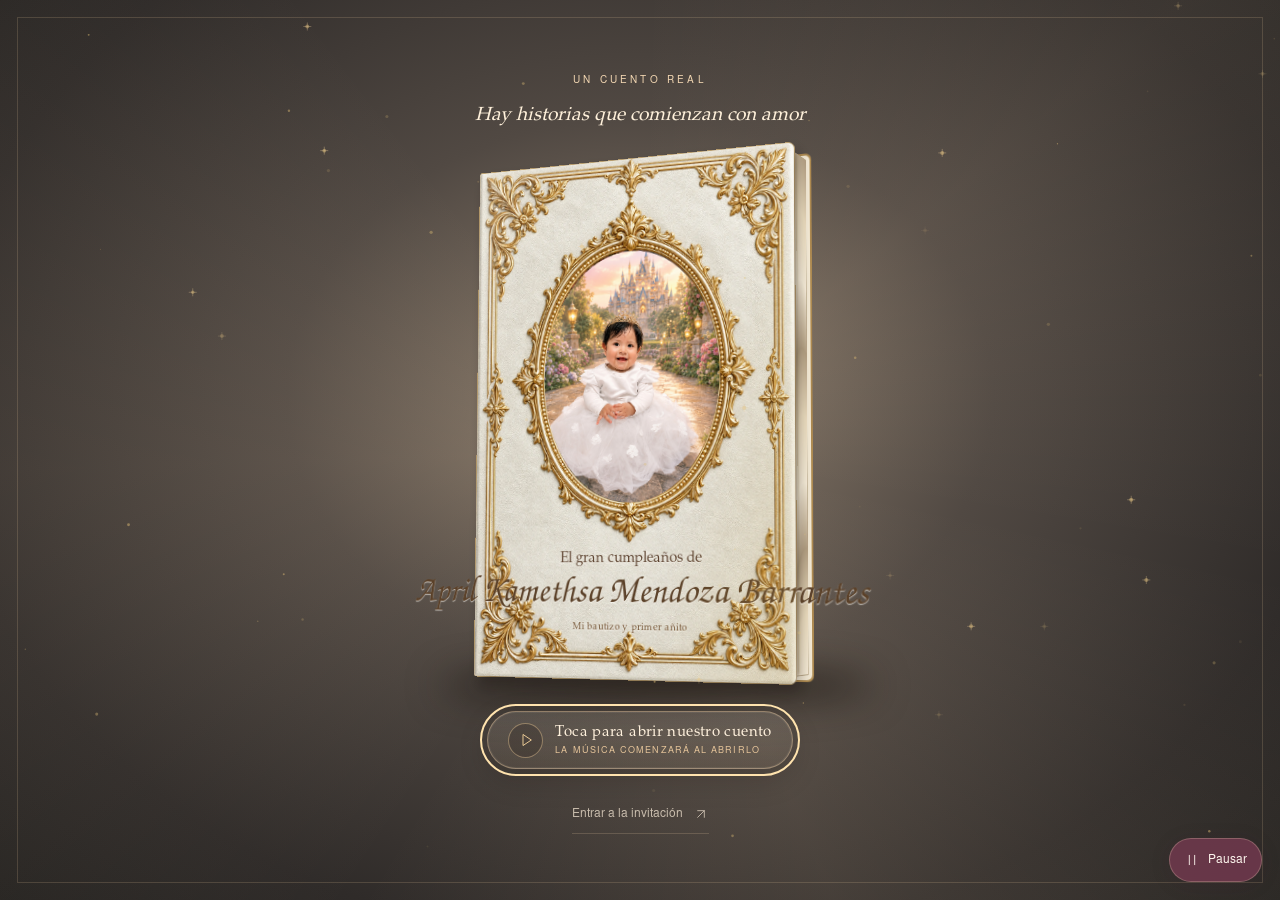
<file: index.html>
<!doctype html>
<html lang="es-PE">
  <head>
    <meta charset="utf-8" />
    <meta http-equiv="Content-Security-Policy" content="default-src 'self'; script-src 'self'; style-src 'self' 'unsafe-inline'; img-src 'self' https: data:; font-src 'self'; connect-src 'none'; form-action 'self' https://formsubmit.co; base-uri 'none'; object-src 'none'" />
    <meta name="referrer" content="strict-origin-when-cross-origin" />
    <meta name="viewport" content="width=device-width, initial-scale=1" />
    <meta name="theme-color" content="#743751" />
    <meta name="robots" content="noindex,nofollow" />
    <meta
      name="description"
      content="Un cuento con una sola protagonista: April Kamethsa; mi bautizo, corte de pelo y primer añito."
    />
    <title>April Kamethsa · Un cuento real</title>
    <!-- Estilos separados: fuentes, invitación y libro. Edita cada componente en su archivo. -->
    <link rel="stylesheet" href="src/css/fonts.css" />
    <link rel="stylesheet" href="src/css/invitation.css" />
    <link rel="stylesheet" href="src/css/book.css" />
    <!-- Mantén este orden: configuración, utilidades, vistas, lógica y arranque. -->
    <script defer src="config/invitation.js"></script>
    <script defer src="src/js/utils.js"></script>
    <script defer src="src/js/settings.js"></script>
    <script defer src="src/js/template.js"></script>
    <script defer src="src/js/book.js"></script>
    <script defer src="src/js/effects.js"></script>
    <script defer src="src/js/rsvp.js"></script>
  <!-- Música de fondo -->
    <script defer src="src/js/music.js"></script>
    <script defer src="src/js/app.js"></script>
  </head>
  <body>
    <!-- Los datos y textos de la invitación se generan desde config/invitation.js. -->
    <main id="april-cuento" class="akac-root">
      <noscript
        ><div class="akac-fallback">
          <h1>April Kamethsa</h1>
          <p>Mi bautizo, corte de pelo y primer añito · 22 de noviembre de 2026</p>
          <p>Bautizo: 11:30 a. m. · Cumpleaños: 1:30 p. m.</p>
          <p>
            Activa JavaScript para ver el libro y las animaciones; para
            confirmar, utiliza el formulario de esta invitación.
          </p>
        </div></noscript
      >
    </main>
  </body>
</html>
</file>
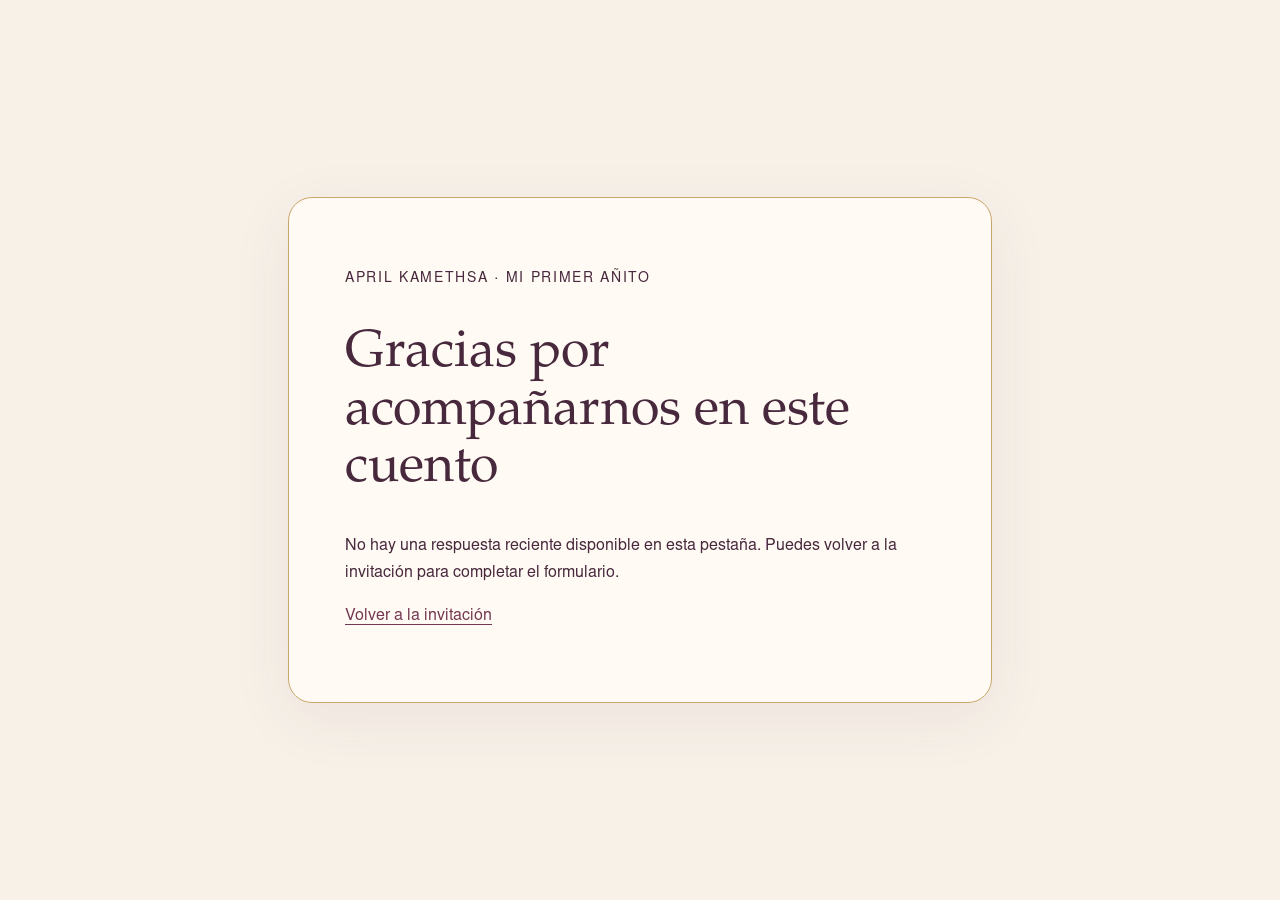
<file: gracias.html>
<!doctype html>
<html lang="es-PE"><head>
<meta charset="utf-8"><meta name="viewport" content="width=device-width, initial-scale=1">
<meta name="robots" content="noindex,nofollow">
<meta name="referrer" content="strict-origin-when-cross-origin">
<meta http-equiv="Content-Security-Policy" content="default-src 'self'; script-src 'self'; style-src 'self'; img-src 'self'; font-src 'self'; connect-src 'none'; form-action 'none'; base-uri 'none'; object-src 'none'">
<link rel="stylesheet" href="src/css/fonts.css"><link rel="stylesheet" href="src/css/return.css">
<title>Tu respuesta · April Kamethsa</title>
<script defer src="config/invitation.js"></script><script defer src="src/js/utils.js"></script>
<script defer src="src/js/settings.js"></script><script defer src="src/js/rsvp.js"></script>
<script defer src="src/js/thanks.js"></script>
</head><body><main>
<p class="eyebrow">APRIL KAMETHSA · MI PRIMER AÑITO</p><h1>Gracias por acompañarnos en este cuento</h1>
<p id="return-status">No hay una respuesta reciente disponible en esta pestaña. Puedes volver a la invitación para completar el formulario.</p>
<blockquote id="return-message" hidden></blockquote>
<a id="return-whatsapp" class="button" target="_blank" rel="noopener noreferrer" hidden>Enviar también por WhatsApp</a>
<p id="return-note" hidden>Se abrirá el mensaje preparado; pulsa «Enviar» en WhatsApp para compartirlo con la familia.</p>
<p><a href="./index.html#akac-rsvp">Volver a la invitación</a></p>
<button id="return-clear" type="button" hidden>Borrar mis datos de esta pestaña</button>
<noscript><p>Activa JavaScript para recuperar el mensaje de WhatsApp de esta pestaña.</p></noscript>
</main></body></html>
</file>
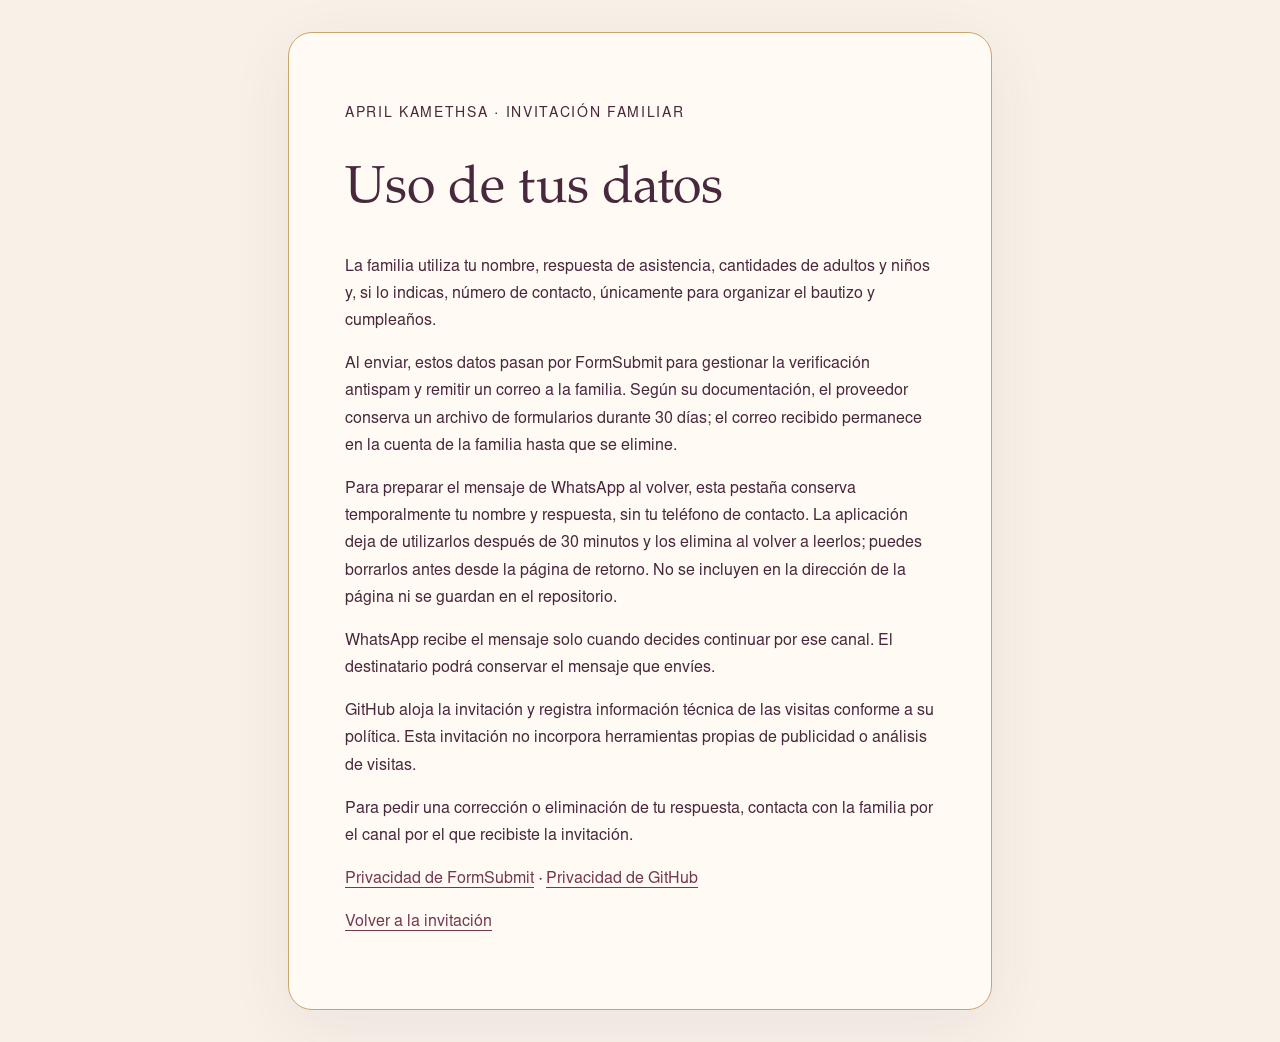
<file: privacidad.html>
<!doctype html>
<html lang="es-PE"><head>
<meta charset="utf-8"><meta name="viewport" content="width=device-width, initial-scale=1">
<meta name="robots" content="noindex,nofollow">
<meta name="referrer" content="strict-origin-when-cross-origin">
<meta http-equiv="Content-Security-Policy" content="default-src 'self'; script-src 'self'; style-src 'self'; img-src 'self'; font-src 'self'; connect-src 'none'; form-action 'none'; base-uri 'none'; object-src 'none'">
<link rel="stylesheet" href="src/css/fonts.css"><link rel="stylesheet" href="src/css/return.css">
<title>Uso de tus datos · April Kamethsa</title></head><body><main>
<p class="eyebrow">APRIL KAMETHSA · INVITACIÓN FAMILIAR</p><h1>Uso de tus datos</h1>
<p>La familia utiliza tu nombre, respuesta de asistencia, cantidades de adultos y niños y, si lo indicas, número de contacto, únicamente para organizar el bautizo y cumpleaños.</p>
<p>Al enviar, estos datos pasan por FormSubmit para gestionar la verificación antispam y remitir un correo a la familia. Según su documentación, el proveedor conserva un archivo de formularios durante 30 días; el correo recibido permanece en la cuenta de la familia hasta que se elimine.</p>
<p>Para preparar el mensaje de WhatsApp al volver, esta pestaña conserva temporalmente tu nombre y respuesta, sin tu teléfono de contacto. La aplicación deja de utilizarlos después de 30 minutos y los elimina al volver a leerlos; puedes borrarlos antes desde la página de retorno. No se incluyen en la dirección de la página ni se guardan en el repositorio.</p>
<p>WhatsApp recibe el mensaje solo cuando decides continuar por ese canal. El destinatario podrá conservar el mensaje que envíes.</p>
<p>GitHub aloja la invitación y registra información técnica de las visitas conforme a su política. Esta invitación no incorpora herramientas propias de publicidad o análisis de visitas.</p>
<p>Para pedir una corrección o eliminación de tu respuesta, contacta con la familia por el canal por el que recibiste la invitación.</p>
<p><a href="https://formsubmit.co/privacy.pdf" target="_blank" rel="noopener noreferrer">Privacidad de FormSubmit</a> · <a href="https://docs.github.com/en/site-policy/privacy-policies/github-general-privacy-statement" target="_blank" rel="noopener noreferrer">Privacidad de GitHub</a></p>
<p><a href="./index.html#akac-rsvp">Volver a la invitación</a></p>
</main></body></html>
</file>
<file: src/css/fonts.css>
@font-face {
  font-family: "April Script";
  src: url("../../assets/fonts/Z003-MediumItalic.otf") format("opentype");
  font-style: normal;
  font-weight: 400;
  font-display: swap;
}

@font-face {
  font-family: "April Serif";
  src: url("../../assets/fonts/P052-Roman.otf") format("opentype");
  font-style: normal;
  font-weight: 400;
  font-display: swap;
}

@font-face {
  font-family: "April Sans";
  src: url("../../assets/fonts/NimbusSans-Regular.otf") format("opentype");
  font-style: normal;
  font-weight: 400;
  font-display: swap;
}
</file>
<file: src/css/invitation.css>
/* April · Un cuento real. All invitation styling is scoped to this component. */
/* BASE Y VARIABLES: tipografía, colores y tamaños compartidos. */
.akac-root {
  --akac-ink: #67384a;
  --akac-muted: #755766;
  --akac-plum: #743751;
  --akac-rose: #dfb5bd;
  --akac-gold: #a57a3b;
  --akac-paper: #fff9f4;
  --akac-serif: "April Serif", Georgia, "Times New Roman", serif;
  --akac-script: "April Script", "Palatino Linotype", cursive;
  --akac-sans: "April Sans", Arial, sans-serif;
  position: relative;
  isolation: isolate;
  width: 100%;
  color: var(--akac-ink);
  background: var(--akac-paper);
  font: 400 16px/1.7 var(--akac-sans);
  text-align: left;
  overflow: clip;
  -webkit-font-smoothing: antialiased;
}

.akac-root *,
.akac-root *::before,
.akac-root *::after {
  box-sizing: border-box;
}

.akac-root [hidden] {
  display: none !important;
}

.akac-root h1,
.akac-root h2,
.akac-root h3,
.akac-root p {
  margin: 0;
  padding: 0;
  color: inherit;
}

.akac-root h1,
.akac-root h2,
.akac-root h3 {
  font-weight: 400;
}

.akac-root a {
  color: inherit;
  text-decoration: none;
}

.akac-root button,
.akac-root input,
.akac-root select {
  font: inherit;
}

.akac-root button {
  cursor: pointer;
}

.akac-root img {
  display: block;
  width: 100%;
  height: auto;
  max-width: 100%;
}

.akac-root svg {
  flex-shrink: 0;
  vertical-align: middle;
}

.akac-root :focus-visible {
  outline: 3px solid #864363;
  outline-offset: 5px;
}

.akac-root :disabled {
  opacity: 0.6;
  cursor: wait;
}

.akac-root section {
  scroll-margin-top: 24px;
}

.akac-root .akac-sparkles {
  position: fixed;
  inset: 0;
  width: 100%;
  height: 100%;
  z-index: 1002;
  pointer-events: none;
}

/* CABECERA: enlaces y monograma. */
.akac-root .akac-nav {
  position: absolute;
  inset: 0 0 auto;
  z-index: 4;
  display: flex;
  align-items: center;
  justify-content: space-between;
  gap: 24px;
  padding: 26px 5.5%;
  border-bottom: 1px solid #86523819;
}

.akac-root .akac-monogram {
  display: flex;
  align-items: center;
  gap: 12px;
}

.akac-root .akac-monogram > svg {
  color: var(--akac-gold);
}

.akac-root .akac-monogram > span {
  display: flex;
  align-items: center;
  gap: 13px;
  font: 30px/1 var(--akac-serif);
  white-space: nowrap;
}

.akac-root .akac-monogram em {
  font: normal 11px/1.35 var(--akac-sans);
  letter-spacing: 0.19em;
  border-left: 1px solid #ac7b8550;
  padding: 3px 0 3px 14px;
}

.akac-root .akac-nav-rsvp {
  display: flex;
  align-items: center;
  gap: 15px;
  font-size: 14px;
  border-bottom: 1px solid #74375150;
  padding-bottom: 3px;
}

/* BIENVENIDA: castillo, texto principal y sello del primer año. */
.akac-root .akac-hero {
  position: relative;
  min-height: 850px;
  min-height: min(940px, 100svh);
  display: flex;
  align-items: center;
  padding: 150px 8.5% 140px;
  overflow: hidden;
  background: #f9e7df;
}

.akac-root .akac-landscape {
  position: absolute;
  inset: 0;
  overflow: hidden;
}

.akac-root .akac-castle {
  width: 100%;
  height: 100%;
  object-fit: cover;
  object-position: 60% center;
  transform: scale(1.06);
  will-change: transform;
  transition: transform 0.35s ease-out;
}

.akac-root .akac-hero-wash {
  position: absolute;
  inset: 0;
  background:
    linear-gradient(
      90deg,
      #fff8f0f2 0%,
      #fff6eddc 24%,
      #fff4e99c 40%,
      #fff4e912 63%
    ),
    linear-gradient(0deg, #fff9f4 0%, #fff9f480 7%, transparent 24%);
  pointer-events: none;
}

.akac-root .akac-hero-copy {
  position: relative;
  z-index: 2;
  width: min(530px, 48%);
  padding-top: 20px;
}

.akac-root .akac-eyebrow {
  font: 12px/1.6 var(--akac-sans);
  letter-spacing: 0.25em;
  color: #89565f;
}

.akac-root .akac-name {
  font: 400 clamp(105px, 11vw, 174px) / 1.05 var(--akac-script);
  letter-spacing: -0.018em;
  padding: 25px 0 0;
  margin: 0 0 26px;
  color: #713749;
  text-shadow: 0 2px 20px #fff8ee99;
}

.akac-root .akac-name > span {
  display: block;
  font: 400 clamp(29px, 3vw, 42px) / 1.3 var(--akac-serif);
  letter-spacing: 0.045em;
  margin-top: -8px;
  padding-left: 5px;
}

.akac-root .akac-subline {
  display: flex;
  align-items: center;
  gap: 13px;
  font-size: 11px;
  letter-spacing: 0.16em;
  line-height: 1.6;
  margin: 0 0 24px;
}

.akac-root .akac-subline > span {
  width: 27px;
  flex-shrink: 0;
  height: 1px;
  background: #b48b5d;
}

.akac-root .akac-hero-message {
  font: 400 18px/1.8 var(--akac-serif);
  max-width: 380px;
  color: #654554;
  margin-bottom: 28px;
}

.akac-root .akac-button {
  display: inline-flex;
  align-items: center;
  justify-content: center;
  gap: 15px;
  min-height: 53px;
  padding: 14px 23px;
  border: 1px solid var(--akac-plum);
  border-radius: 3px;
  background: var(--akac-plum);
  color: #fff9f4;
  font-size: 14px;
  line-height: 1.6;
  letter-spacing: 0.025em;
  box-shadow: 0 8px 26px #72365018;
  transition:
    background 0.2s,
    transform 0.25s,
    box-shadow 0.25s;
  text-align: center;
}

.akac-root .akac-button:hover {
  background: #57283e;
  border-color: #57283e;
  transform: translateY(-3px);
  box-shadow: 0 12px 30px #7236502c;
}

/* FECHA DESTACADA: se conserva la paleta original, pero ahora funciona como sello visual. */
.akac-root .akac-hero-date {
  display: inline-flex;
  align-items: center;
  justify-content: center;
  font: 700 15px/1.45 var(--akac-sans);
  letter-spacing: 0.2em;
  margin-top: 27px;
  padding: 10px 18px;
  color: #6f344c;
  border: 1.5px solid #aa7c4288;
  border-radius: 999px;
  background: #fffaf3d9;
  box-shadow: 0 8px 22px #6f344c12, inset 0 0 0 1px #ffffffcc;
  text-shadow: 0 0 0.01px currentColor;
}

.akac-root .akac-hero-date > span {
  padding: 0 7px;
  color: var(--akac-gold);
}

.akac-root .akac-year-stamp {
  position: absolute;
  z-index: 2;
  right: 7%;
  bottom: 18%;
  width: 119px;
  height: 146px;
  border-radius: 60px 60px 4px 4px;
  border: 1px solid #b7884d;
  background: #fffaf0ec;
  box-shadow: 0 9px 25px #784d4421;
  display: flex;
  flex-direction: column;
  align-items: center;
  justify-content: center;
  outline: 1px solid #fff9edc9;
  outline-offset: 5px;
  animation: akac-float 6s ease-in-out infinite;
}

.akac-root .akac-year-stamp > span {
  font-size: 10px;
  letter-spacing: 0.21em;
  line-height: 1.6;
}

.akac-root .akac-year-stamp > strong {
  font: 400 66px/1.15 var(--akac-serif);
  color: #9a6c41;
}

.akac-root .akac-scroll {
  position: absolute;
  z-index: 2;
  bottom: 37px;
  left: 50%;
  transform: translateX(-50%);
  display: flex;
  flex-direction: column;
  align-items: center;
  gap: 12px;
}

.akac-root .akac-scroll > span {
  font-size: 10px;
  letter-spacing: 0.22em;
  white-space: nowrap;
}

.akac-root .akac-scroll > svg {
  animation: akac-down 2s ease-in-out infinite;
  color: var(--akac-gold);
}

/* FECHA Y HORARIOS: cuenta regresiva y tarjetas del evento. */
.akac-root .akac-chapter {
  padding: 70px max(6%, 20px) 90px;
  max-width: 1300px;
  margin: auto;
  text-align: center;
  background: radial-gradient(ellipse at 50% 20%, #f5ded442, transparent 65%);
}

.akac-root .akac-chapter-top {
  display: flex;
  align-items: center;
  justify-content: center;
  gap: 22px;
  font-size: 11px;
  letter-spacing: 0.22em;
  color: #8b5f69;
  margin-bottom: 22px;
}

.akac-root .akac-chapter-top > svg {
  color: #ac8249;
}

.akac-root h2 {
  font: 400 clamp(33px, 3.7vw, 51px) / 1.2 var(--akac-serif);
  letter-spacing: -0.03em;
}

.akac-root .akac-chapter-copy {
  max-width: 510px;
  margin: 22px auto 37px;
  color: var(--akac-muted);
  font-size: 16px;
}

.akac-root .akac-date-display {
  display: flex;
  justify-content: center;
  align-items: center;
  gap: 27px;
  margin: 34px 0 32px;
}

.akac-root .akac-date-display > span {
  font: 600 22px/1.5 var(--akac-serif);
  width: 139px;
  text-transform: capitalize;
  text-align: right;
}

.akac-root .akac-date-display > span:last-child {
  text-align: left;
}

.akac-root .akac-date-display > span > small {
  display: block;
  letter-spacing: 0.14em;
  font: 13px/1.7 var(--akac-sans);
}

.akac-root .akac-date-display > strong {
  font: 700 104px/0.95 var(--akac-serif);
  border-inline: 1.5px solid #b889585f;
  padding: 4px 38px 8px;
  color: #7f3d58;
  text-shadow: 0 5px 18px #74375113;
}

.akac-root .akac-countdown {
  display: flex;
  align-items: flex-start;
  justify-content: center;
  gap: 19px;
  margin: 33px auto 12px;
}

.akac-root .akac-countdown > div {
  display: flex;
  flex-direction: column;
  min-width: 48px;
}

.akac-root .akac-countdown strong {
  font: 400 33px/1.3 var(--akac-serif);
  font-variant-numeric: tabular-nums;
}

.akac-root .akac-countdown span {
  font-size: 9px;
  letter-spacing: 0.15em;
  line-height: 2;
  color: #80646b;
}

.akac-root .akac-countdown > i {
  font: normal 24px/1.6 var(--akac-serif);
  color: #ad8a64;
}

.akac-root .akac-countdown-caption {
  font: italic 15px/1.6 var(--akac-serif);
  color: var(--akac-muted);
}

/* TRES MOMENTOS: bautizo y cumpleaños conservan hora; el corte de pelo no muestra horario. */
.akac-root .akac-events {
  display: grid;
  grid-template-columns: minmax(0, 1fr) 30px minmax(0, 1fr) 30px minmax(0, 1fr);
  align-items: center;
  gap: 18px;
  max-width: 1180px;
  margin: 66px auto 0;
}

.akac-root .akac-event {
  position: relative;
  min-height: 330px;
  padding: 32px 24px 36px;
  border-top: 1px solid #b69a795c;
  border-bottom: 1px solid #b69a795c;
  background: linear-gradient(180deg, #f8ece746, transparent);
  transition:
    transform 0.4s ease,
    background 0.4s;
}

.akac-root .akac-event::before {
  content: "";
  position: absolute;
  inset: 6px 0;
  pointer-events: none;
  border-block: 1px solid #b69a7933;
}

.akac-root .akac-event:hover {
  transform: translateY(-5px);
  background: #f8ece773;
}

.akac-root .akac-event--haircut {
  border-inline: 1px solid #b8925c45;
  background: linear-gradient(180deg, #fbf1e9a8, #f8ece752 70%, transparent);
  box-shadow: 0 14px 34px #81503d0d;
}

.akac-root .akac-event--haircut .akac-event-icon {
  width: 54px;
  height: 54px;
  align-items: center;
  justify-content: center;
  border: 1px solid #b58b515d;
  border-radius: 50%;
  background: #fffaf2cc;
  box-shadow: 0 7px 20px #a57a3b16;
}

.akac-root .akac-haircut-note {
  margin: 28px auto 0;
  color: #9a7040;
  font: 700 10px/1.6 var(--akac-sans);
  letter-spacing: 0.2em;
}

.akac-root .akac-event-number {
  font-size: 10px;
  letter-spacing: 0.22em;
  color: #8a6269;
  margin-bottom: 20px;
}

.akac-root .akac-event-icon {
  display: inline-flex;
  color: #a77a4b;
  margin-bottom: 12px;
}

.akac-root .akac-event h3 {
  font: 400 34px/1.25 var(--akac-serif);
  margin-bottom: 8px;
}

.akac-root .akac-event-line {
  font: italic 15px/1.65 var(--akac-serif);
  color: #816270;
  max-width: 240px;
  margin: auto;
}

.akac-root .akac-time {
  font: 400 27px/1.4 var(--akac-serif);
  margin: 23px 0 10px;
  color: #713a51;
}

.akac-root .akac-place {
  font-size: 15px;
  color: #725466;
}

.akac-root .akac-address {
  font-size: 14px;
  max-width: 270px;
  margin: 4px auto 0;
  color: #806571;
}

.akac-root .akac-map {
  display: inline-flex;
  align-items: center;
  gap: 9px;
  font-size: 14px;
  margin-top: 17px;
  border-bottom: 1px solid #75485440;
  padding-bottom: 4px;
}

.akac-root .akac-map:hover {
  color: #9b5471;
}

.akac-root .akac-events-divider {
  color: #bc975f;
}

/* MENSAJE FAMILIAR: retrato opcional y frase central. */
.akac-root .akac-story {
  position: relative;
  display: flex;
  flex-direction: column;
  align-items: center;
  padding: 42px 8% 88px;
  text-align: center;
  gap: 22px;
  max-width: 1000px;
  margin: auto;
}

.akac-root .akac-story > svg {
  color: #aa8047;
}

.akac-root .akac-story > p {
  font: 400 clamp(23px, 2.2vw, 29px) / 1.65 var(--akac-serif);
  max-width: 700px;
}

.akac-root .akac-story > span {
  font-size: 10px;
  letter-spacing: 0.25em;
  color: #8a6268;
}

.akac-root .akac-story-rule {
  height: 1px;
  width: 53px;
  background: linear-gradient(90deg, transparent, #b58e5b, transparent);
  margin: 0 0 9px;
}

.akac-root .akac-portrait {
  width: 150px;
  height: 183px;
  object-fit: cover;
  border-radius: 80px 80px 5px 5px;
  border: 5px solid #fff;
  outline: 1px solid #b89b72;
  box-shadow: 0 10px 30px #74375116;
}

/* CONFIRMACIÓN: distribución del bloque y formulario. */
.akac-root .akac-rsvp {
  display: grid;
  grid-template-columns: 1fr 1.08fr;
  gap: 70px;
  background: linear-gradient(125deg, #f6e6e5, #faefea 55%, #f3e0df);
  padding: 86px max(8.5%, 24px);
  border-block: 1px solid #ddbab951;
}

.akac-root .akac-rsvp-heading {
  align-self: center;
  max-width: 425px;
}

.akac-root .akac-rsvp h2 {
  margin: 17px 0 22px;
}

.akac-root .akac-rsvp-heading > p:not(.akac-eyebrow) {
  color: var(--akac-muted);
  font-size: 17px;
  max-width: 355px;
}

.akac-root .akac-rsvp-signature {
  font: 400 76px/1.05 var(--akac-script);
  margin-top: 46px;
  color: #8b5067;
}

.akac-root .akac-rsvp-signature > span {
  display: block;
  font: 400 20px/1.4 var(--akac-serif);
  letter-spacing: 0.05em;
  margin-left: 4px;
}

.akac-root .akac-rsvp-signature > svg {
  margin-top: 20px;
  margin-left: 50px;
  color: #aa8156;
  transform: rotate(-10deg);
}

.akac-root .akac-form-wrap {
  max-width: 560px;
  width: 100%;
  justify-self: end;
  border: 1px solid #d9b7b5;
  background: #fffaf6;
  padding: 32px;
  box-shadow: 0 14px 45px #7d495010;
}

.akac-root .akac-demo-note {
  font-size: 11px;
  line-height: 1.7;
  color: #795560;
  padding: 10px 13px;
  background: #f4e7e5;
  border-left: 2px solid #b98689;
  margin-bottom: 22px;
}

.akac-root .akac-field {
  display: flex;
  flex-direction: column;
  gap: 8px;
  margin-bottom: 17px;
  min-width: 0;
}

.akac-root .akac-field label {
  font-size: 14px;
  line-height: 1.6;
  color: #663e50;
}

.akac-root .akac-field label > span {
  color: #8d3858;
}

.akac-root .akac-field label > small {
  font-size: 12px;
  color: #806a72;
  font-weight: 400;
}

.akac-root .akac-field input,
.akac-root .akac-field select {
  display: block;
  width: 100%;
  min-height: 48px;
  border: 1px solid #d9c0c0;
  border-radius: 3px;
  background: #fffdfa;
  color: #603e4d;
  padding: 11px 13px;
  font-size: 16px;
  line-height: 1.5;
  transition:
    border-color 0.2s,
    box-shadow 0.2s;
}

.akac-root .akac-field input::placeholder {
  color: #957e86;
  opacity: 1;
}

.akac-root .akac-field input:focus,
.akac-root .akac-field select:focus {
  outline: none;
  border-color: #93516e;
  box-shadow: 0 0 0 3px #93516e15;
}

.akac-root .akac-party {
  display: grid;
  grid-template-columns: 1fr 1fr;
  gap: 20px;
}

.akac-root .akac-consent {
  display: flex;
  align-items: flex-start;
  gap: 11px;
  margin: 5px 0 24px;
  color: #7a626c;
  font-size: 12px;
  line-height: 1.7;
  cursor: pointer;
}

.akac-root .akac-consent > input {
  width: 17px;
  height: 17px;
  flex-shrink: 0;
  accent-color: #793c59;
  margin: 2px 0 0;
}

.akac-root .akac-submit {
  width: 100%;
  font-size: 14px;
}

.akac-root .akac-form-status {
  font-size: 14px;
  line-height: 1.7;
  border-radius: 3px;
}

.akac-root .akac-form-status:empty {
  display: none;
}

.akac-root .akac-form-status:not(:empty) {
  margin-top: 18px;
  padding: 13px 15px;
}

.akac-root .akac-success {
  background: #e9f1e9;
  color: #2e5436;
}

.akac-root .akac-error {
  background: #f8e5e9;
  color: #8b2141;
}

.akac-root .akac-honey {
  position: absolute;
  left: -10000px;
  top: auto;
  width: 1px;
  height: 1px;
  overflow: hidden;
}

.akac-root .akac-closed {
  padding: 35px 0;
  font-size: 17px;
}

/* CIERRE Y REPETICIÓN DEL LIBRO. */
.akac-root .akac-footer {
  padding: 60px 22px 82px;
  text-align: center;
  background: #fff9f4;
}

.akac-root .akac-footer > svg {
  color: #a7834e;
  margin-bottom: 20px;
}

.akac-root .akac-footer > p {
  font: 400 23px/1.6 var(--akac-serif);
  margin-bottom: 12px;
}

.akac-root .akac-footer > span {
  display: block;
  font-size: 12px;
  letter-spacing: 0.05em;
  color: #8a6a76;
}

.akac-root .akac-replay {
  display: inline-flex;
  align-items: center;
  gap: 8px;
  border: 0;
  border-bottom: 1px solid #b799a35e;
  background: transparent;
  color: #805364;
  font-size: 12px;
  padding: 8px 0;
  margin-top: 23px;
}

/* CONTROL GLOBAL DE MOVIMIENTO. */
.akac-root .akac-motion-toggle {
  position: fixed;
  bottom: 18px;
  right: 18px;
  display: flex;
  align-items: center;
  justify-content: center;
  gap: 8px;
  min-height: 42px;
  padding: 9px 14px;
  z-index: 1003;
  color: #fef6ee;
  background: #6b384bef;
  border: 1px solid #f6d3bb44;
  border-radius: 30px;
  font-size: 12px;
  box-shadow: 0 3px 20px #4b173720;
}

.akac-root .akac-will-reveal {
  opacity: 0;
  transform: translateY(28px);
  transition:
    opacity 0.9s ease,
    transform 0.9s cubic-bezier(0.22, 1, 0.36, 1);
}

.akac-root .akac-will-reveal.akac-visible {
  opacity: 1;
  transform: translateY(0);
}

.akac-root .akac-hero-copy .akac-reveal:nth-child(2) {
  transition-delay: 0.13s;
}

.akac-root .akac-hero-copy .akac-reveal:nth-child(3) {
  transition-delay: 0.23s;
}

.akac-root .akac-hero-copy .akac-reveal:nth-child(4) {
  transition-delay: 0.32s;
}

.akac-root .akac-hero-copy .akac-reveal:nth-child(5) {
  transition-delay: 0.43s;
}

.akac-root .akac-hero-copy .akac-reveal:nth-child(6) {
  transition-delay: 0.52s;
}

.akac-root.akac-opening {
  height: var(--akac-intro-height, 100svh);
  overflow: hidden;
}

.akac-root .akac-invitation {
  opacity: 1;
  transition: opacity 1s ease;
}

.akac-root.akac-opening .akac-invitation {
  opacity: 0;
}

.akac-root.akac-opening .akac-hero-copy .akac-visible {
  opacity: 0;
  transform: translateY(25px);
}

.akac-root.akac-paused *,
.akac-root.akac-paused *::before,
.akac-root.akac-paused *::after {
  animation-play-state: paused !important;
  transition: none !important;
  scroll-behavior: auto !important;
}

.akac-root.akac-paused .akac-will-reveal {
  opacity: 1;
  transform: none;
}

@keyframes akac-float {
  0%,
  100% {
    transform: translateY(0) rotate(3deg);
  }

  50% {
    transform: translateY(-9px) rotate(1deg);
  }
}

@keyframes akac-down {
  0%,
  100% {
    transform: translateY(0);
  }

  50% {
    transform: translateY(6px);
  }
}

@media (min-width: 1600px) {
  .akac-root .akac-hero {
    padding-left: max(8.5%, calc((100vw - 1320px) / 2));
    min-height: 900px;
  }

  .akac-root .akac-rsvp {
    padding-inline: max(8.5%, calc((100vw - 1240px) / 2));
  }
}

@media (max-width: 1000px) {
  .akac-root .akac-hero {
    min-height: 800px;
    padding: 140px 6% 130px;
  }

  .akac-root .akac-hero-copy {
    width: 50%;
  }

  .akac-root .akac-hero-wash {
    background:
      linear-gradient(
        90deg,
        #fff8f0f2 0%,
        #fff6eddf 23%,
        #fff4e9b5 43%,
        #fff4e910 72%
      ),
      linear-gradient(0deg, #fff9f4 0%, #fff9f480 7%, transparent 25%);
  }

  .akac-root .akac-name {
    font-size: 128px;
  }

  .akac-root .akac-name > span {
    font-size: 32px;
  }

  .akac-root .akac-subline {
    font-size: 10px;
    gap: 9px;
    letter-spacing: 0.12em;
  }

  .akac-root .akac-subline > span {
    width: 18px;
  }

  .akac-root .akac-hero-message {
    font-size: 18px;
  }

  .akac-root .akac-year-stamp {
    right: 5%;
    bottom: 15%;
    width: 100px;
    height: 130px;
  }

  .akac-root .akac-rsvp {
    gap: 40px;
    padding: 65px 6%;
  }

  .akac-root .akac-form-wrap {
    padding: 25px;
  }

  .akac-root .akac-party {
    gap: 12px;
  }

  .akac-root .akac-party label > small {
    display: block;
  }

  .akac-root .akac-party .akac-field:last-child label {
    min-height: 41px;
  }

  .akac-root .akac-events {
    grid-template-columns: repeat(3, minmax(0, 1fr));
    gap: 18px;
  }

  .akac-root .akac-events-divider {
    display: none;
  }
}

@media (max-width: 700px) {
  .akac-root .akac-nav {
    padding: 20px 23px;
    gap: 16px;
  }

  .akac-root .akac-monogram {
    gap: 8px;
    min-width: 0;
  }

  .akac-root .akac-monogram > span {
    font-size: 20px;
  }

  .akac-root .akac-monogram em {
    display: none;
  }

  .akac-root .akac-nav-rsvp {
    font-size: 12px;
    gap: 8px;
  }

  .akac-root .akac-hero {
    min-height: 940px;
    min-height: max(900px, 100svh);
    padding: 107px 24px 380px;
    align-items: flex-start;
  }

  .akac-root .akac-landscape {
    inset: 220px 0 0;
  }

  .akac-root .akac-castle {
    object-position: 63% center;
  }

  .akac-root .akac-hero-wash {
    background: linear-gradient(
      180deg,
      #fff9f4 0%,
      #fff7f0 18%,
      #fff5eedc 33%,
      #fff4e843 47%,
      transparent 61%,
      #fff9f435 78%,
      #fff9f4 99%
    );
  }

  .akac-root .akac-hero-copy {
    width: 100%;
    text-align: center;
    padding: 0;
    max-width: 460px;
    margin: 0 auto;
  }

  .akac-root .akac-eyebrow {
    font-size: 11px;
    letter-spacing: 0.2em;
  }

  .akac-root .akac-name {
    font-size: 128px;
    line-height: 1.06;
    padding-top: 20px;
    margin-bottom: 19px;
  }

  .akac-root .akac-name > span {
    font-size: 34px;
    margin-top: -8px;
    padding: 0;
  }

  .akac-root .akac-subline {
    justify-content: center;
    margin-bottom: 18px;
    gap: 12px;
    font-size: 10px;
  }

  .akac-root .akac-subline > span {
    width: 24px;
  }

  .akac-root .akac-hero-message {
    font-size: 17px;
    line-height: 1.7;
    margin: 0 auto 20px;
    max-width: 345px;
  }

  .akac-root .akac-button {
    min-height: 50px;
    padding: 12px 20px;
    font-size: 13px;
  }

  .akac-root .akac-hero-date {
    font-size: 11px;
    letter-spacing: 0.13em;
    margin-top: 19px;
    padding: 9px 13px;
  }

  .akac-root .akac-year-stamp {
    width: 86px;
    height: 112px;
    bottom: 13%;
    right: 9%;
    outline-offset: 4px;
  }

  .akac-root .akac-year-stamp > span {
    font-size: 8px;
  }

  .akac-root .akac-year-stamp > strong {
    font-size: 52px;
  }

  .akac-root .akac-scroll {
    bottom: 23px;
    gap: 9px;
  }

  .akac-root .akac-scroll > span {
    font-size: 9px;
  }

  .akac-root .akac-chapter {
    padding: 36px 24px 52px;
  }

  .akac-root .akac-chapter-top {
    font-size: 9px;
    letter-spacing: 0.17em;
    gap: 13px;
    margin-bottom: 18px;
  }

  .akac-root .akac-chapter-top > svg {
    width: 16px;
    height: 16px;
  }

  .akac-root h2 {
    font-size: 35px;
    line-height: 1.23;
  }

  .akac-root .akac-chapter-copy {
    font-size: 15px;
    margin: 19px auto 30px;
    max-width: 350px;
  }

  .akac-root .akac-date-display {
    gap: 17px;
    margin: 27px 0;
  }

  .akac-root .akac-date-display > span {
    font-size: 18px;
    width: 96px;
  }

  .akac-root .akac-date-display > span > small {
    font-size: 12px;
  }

  .akac-root .akac-date-display > strong {
    font-size: 78px;
    padding: 2px 23px 6px;
  }

  .akac-root .akac-countdown {
    gap: 12px;
  }

  .akac-root .akac-countdown strong {
    font-size: 30px;
  }

  .akac-root .akac-countdown span {
    font-size: 8px;
  }

  .akac-root .akac-countdown > div {
    min-width: 43px;
  }

  .akac-root .akac-countdown-caption {
    font-size: 14px;
  }

  .akac-root .akac-events {
    grid-template-columns: 1fr;
    gap: 24px;
    max-width: 400px;
    margin-top: 43px;
  }

  .akac-root .akac-event {
    min-height: 0;
    padding: 28px 20px 32px;
  }

  .akac-root .akac-event-number {
    margin-bottom: 16px;
  }

  .akac-root .akac-event h3 {
    font-size: 33px;
  }

  .akac-root .akac-event-line {
    font-size: 16px;
    max-width: 290px;
  }

  .akac-root .akac-time {
    font-size: 28px;
    margin: 18px 0 8px;
  }

  .akac-root .akac-haircut-note {
    margin-top: 22px;
  }

  .akac-root .akac-events-divider {
    display: none;
  }

  .akac-root .akac-story {
    padding: 20px 28px 59px;
    gap: 19px;
  }

  .akac-root .akac-story > p {
    font-size: 23px;
    line-height: 1.65;
  }

  .akac-root .akac-story > span {
    font-size: 9px;
  }

  .akac-root .akac-rsvp {
    grid-template-columns: 1fr;
    padding: 49px 23px 50px;
    gap: 29px;
  }

  .akac-root .akac-rsvp-heading {
    text-align: center;
    margin: auto;
    max-width: 400px;
  }

  .akac-root .akac-rsvp-heading > p:not(.akac-eyebrow) {
    font-size: 16px;
    margin: auto;
  }

  .akac-root .akac-rsvp h2 {
    margin: 15px 0 19px;
  }

  .akac-root .akac-rsvp-signature {
    display: none;
  }

  .akac-root .akac-form-wrap {
    max-width: 440px;
    justify-self: center;
    padding: 23px;
  }

  .akac-root .akac-field label {
    font-size: 14px;
  }

  .akac-root .akac-field label > small {
    font-size: 11px;
  }

  .akac-root .akac-party {
    gap: 14px;
  }

  .akac-root .akac-party label > small {
    display: inline;
  }

  .akac-root .akac-party .akac-field:last-child label {
    min-height: 0;
  }

  .akac-root .akac-footer {
    padding: 45px 28px 82px;
  }

  .akac-root .akac-footer > p {
    font-size: 22px;
  }

  .akac-root .akac-motion-toggle {
    bottom: 12px;
    right: 12px;
    padding: 9px 12px;
  }

  .akac-root .akac-intro {
    gap: 24px;
    padding: 30px 18px;
  }

  .akac-root .akac-intro-kicker {
    font-size: 9px;
    max-width: 260px;
    letter-spacing: 0.22em;
  }

  .akac-root .akac-book-stage {
    width: 250px;
    max-width: 66vw;
  }

  .akac-root .akac-cover-title > strong {
    font-size: 58px;
  }

  .akac-root .akac-cover-title > p {
    font-size: 17px;
  }

  .akac-root .akac-cover-title > strong > small {
    font-size: 19px;
  }

  .akac-root .akac-book-open .akac-book {
    transform: translateX(13%) rotateY(-4deg) scale(0.9);
  }

  .akac-root .akac-loading {
    max-width: 225px;
    margin-top: 0;
  }

  .akac-root .akac-loading > p {
    font-size: 15px;
  }
}

@media (max-width: 380px) {
  .akac-root .akac-hero {
    padding-inline: 19px;
    min-height: 870px;
  }

  .akac-root .akac-name {
    font-size: 114px;
  }

  .akac-root .akac-name > span {
    font-size: 30px;
  }

  .akac-root .akac-chapter-top {
    font-size: 8px;
    gap: 9px;
  }

  .akac-root .akac-date-display {
    gap: 11px;
  }

  .akac-root .akac-date-display > strong {
    font-size: 68px;
    padding: 1px 18px 5px;
  }

  .akac-root .akac-date-display > span {
    font-size: 16px;
  }

  .akac-root .akac-rsvp {
    padding-inline: 16px;
  }

  .akac-root .akac-form-wrap {
    padding: 20px;
  }

  .akac-root .akac-party label > small {
    display: block;
  }

  .akac-root .akac-party .akac-field:last-child label {
    min-height: 40px;
  }

  .akac-root .akac-book-stage {
    width: 226px;
  }

  .akac-root .akac-cover-title > strong {
    font-size: 51px;
  }

  .akac-root .akac-cover-title > span {
    margin-bottom: 12px;
  }

  .akac-root .akac-cover-title > p {
    font-size: 15px;
  }

  .akac-root .akac-cover-title > i {
    font-size: 12px;
    margin-top: 13px;
  }
}

@media (max-height: 760px) and (min-width: 701px) {
  .akac-root .akac-intro {
    gap: 20px;
    padding: 24px;
  }

  .akac-root .akac-book-stage {
    width: 245px;
  }

  .akac-root .akac-cover-title > strong {
    font-size: 55px;
  }

  .akac-root .akac-cover-title > p {
    font-size: 16px;
  }

  .akac-root .akac-loading > p {
    font-size: 14px;
  }
}

@media (prefers-reduced-motion: reduce) {
  .akac-root *,
  .akac-root *::before,
  .akac-root *::after {
    animation-duration: 0.01ms !important;
    animation-iteration-count: 1 !important;
    scroll-behavior: auto !important;
  }

  .akac-root .akac-will-reveal {
    opacity: 1;
    transform: none;
    transition: none;
  }

  .akac-root .akac-castle {
    transition: none;
  }
}

/* ADAPTACIÓN: este bloque modifica el diseño según pantalla o preferencias. */
@media print {
  .akac-root .akac-intro,
  .akac-root .akac-sparkles,
  .akac-root .akac-motion-toggle,
  .akac-root .akac-countdown,
  .akac-root .akac-countdown-caption,
  .akac-root .akac-replay,
  .akac-root .akac-scroll {
    display: none !important;
  }

  .akac-root .akac-will-reveal,
  .akac-root .akac-invitation {
    opacity: 1 !important;
    transform: none !important;
  }

  .akac-root.akac-opening {
    height: auto !important;
  }

  .akac-root .akac-hero {
    min-height: 600px !important;
  }

  .akac-root .akac-events,
  .akac-root .akac-rsvp {
    break-inside: avoid;
  }
}

html {
  margin: 0;
  background: #fff9f4;
}

body {
  margin: 0;
}

.akac-root .akac-fallback {
  padding: 70px 24px;
  max-width: 700px;
  margin: auto;
  text-align: center;
}

.akac-root .akac-button {
  color: var(--akac-button-ink, #fff9f4);
}

.akac-root .akac-button:hover {
  background: var(--akac-plum);
  border-color: var(--akac-plum);
  filter: brightness(0.95);
}

.akac-root .akac-motion-toggle {
  min-height: 44px;
  z-index: 1003;
}

.akac-root .akac-field input:focus,
.akac-root .akac-field select:focus {
  border-color: var(--akac-plum);
}

/* FONDOS EDITABLES. Se aíslan bajo el contenido para conservar botones y lectura. */
.akac-root .akac-chapter,
.akac-root .akac-story,
.akac-root .akac-rsvp {
  position: relative;
  isolation: isolate;
}
.akac-root .akac-section-bg {
  position: absolute;
  inset: 0;
  width: 100%;
  height: 100%;
  object-fit: cover;
  z-index: -1;
  pointer-events: none;
}
/* RESULTADO DEL FORMULARIO. Nunca se inserta como HTML el texto de un invitado. */
.akac-root .akac-confirmation {
  padding: 18px;
  border: 1px solid #d8c4ae;
  border-radius: 12px;
  background: #fffaf2;
}
.akac-root .akac-confirmation-message {
  margin: 0;
  line-height: 1.65;
  overflow-wrap: anywhere;
  white-space: pre-line;
}
.akac-root .akac-whatsapp {
  margin-top: 16px;
}
.akac-root .akac-whatsapp-note {
  margin-top: 12px;
  font-size: 12px;
  line-height: 1.6;
  color: var(--akac-muted);
}
.akac-root .akac-submit:disabled {
  opacity: 0.65;
  cursor: wait;
}
.akac-root [hidden] {
  display: none !important;
}
</file>
<file: src/css/book.css>
/* LIBRO CREMA — Cambia aquí el volumen, encuadre, luz y tipografía de la portada.
   La duración y los movimientos se controlan desde config/invitation.js y book.js.
   No aplicar filter/opacity/overflow:hidden a .akac-book: aplanan sus caras 3D. */
/* ESCENA DE ENTRADA: fondo, halo y disposición del libro. */
.akac-root .akac-intro {
  --book-width: clamp(265px, 28vw, 345px);
  --book-exit: 0;
  position: fixed;
  inset: 0;
  z-index: 1000;
  display: flex;
  flex-direction: column;
  justify-content: center;
  align-items: center;
  gap: 25px;
  padding: 35px 20px;
  overflow: hidden;
  color: #faead1;
  background: radial-gradient(
    ellipse at 50% 44%,
    #928270 0%,
    #514943 39%,
    #2f2b29 77%,
    #242220 100%
  );
  opacity: calc(1 - var(--book-exit));
}

.akac-root .akac-intro::after {
  content: "";
  position: absolute;
  inset: 17px;
  border: 1px solid #efd0a02c;
  pointer-events: none;
}

.akac-root .akac-intro-heading {
  position: relative;
  z-index: 2;
  text-align: center;
}

.akac-root .akac-intro-heading > span {
  font-size: 10px;
  line-height: 1.5;
  letter-spacing: 0.32em;
  color: #f4d8b3;
}

.akac-root .akac-intro-heading > p {
  font: italic 19px/1.7 var(--akac-serif);
  color: #fff1db;
  margin-top: 7px;
}

.akac-root .akac-intro-halo {
  position: absolute;
  inset: -25%;
  background: conic-gradient(
    from 0deg at 50% 50%,
    transparent,
    #ffdeb912,
    transparent 28%,
    #ffdeb919,
    transparent 59%,
    #ffdeb913,
    transparent 90%
  );
  animation: april-light-rays 32s linear infinite;
  pointer-events: none;
}

.akac-root .akac-portal {
  position: absolute;
  inset: 0;
  background: radial-gradient(
    ellipse at 50% 50%,
    #fff5dfff,
    #fff2d0a8 35%,
    transparent 75%
  );
  opacity: var(--book-exit);
  pointer-events: none;
  z-index: 4;
}

/* PERSPECTIVA: dimensiones y encuadre del volumen 3D. */
.akac-root .akac-book-stage {
  position: relative;
  width: var(--book-width);
  height: calc(var(--book-width) * 1.5);
  flex-shrink: 0;
  perspective: 1800px;
  margin: 2px 0 10px;
}

.akac-root .akac-book-floor {
  position: absolute;
  left: -8%;
  right: -18%;
  bottom: -27px;
  height: 35px;
  background: #110c08aa;
  border-radius: 50%;
  filter: blur(19px);
  pointer-events: none;
}

/* VOLUMEN 3D: mantener transform-style: preserve-3d. */
.akac-root .akac-book {
  position: absolute;
  inset: 0;
  transform-style: preserve-3d;
  transform: rotateY(-24deg) rotateX(5deg) rotateZ(-2deg);
  will-change: transform;
}

.akac-root .akac-book-back {
  position: absolute;
  inset: 0;
  transform: translateZ(-25px);
  background: #e9e1cd;
  border: 2px solid #af8b51;
  border-radius: 3px 7px 7px 3px;
  box-shadow: inset 0 0 0 4px #f5ebd6;
}

.akac-root .akac-book-paper {
  position: absolute;
  inset: 7px 5px 7px 1px;
  transform: translateZ(7px);
  display: flex;
  align-items: center;
  justify-content: center;
  flex-direction: column;
  border-radius: 0 5px 5px 0;
  border: 1px solid #dac7a3;
  background: linear-gradient(
    90deg,
    #a89673 0%,
    #e3d5b6 4%,
    #fff8e9 13%,
    #fbf2dd 93%,
    #c7b697 100%
  );
  color: #754c3d;
  text-align: center;
  box-shadow: 0 0 2px #87704d60;
}

.akac-root .akac-book-paper::before {
  content: "";
  position: absolute;
  inset: 20px;
  border: 1px solid #c8aa7652;
  pointer-events: none;
}

.akac-root .akac-book-paper > span {
  color: #b08c4d;
  margin-bottom: 21px;
}

.akac-root .akac-book-paper > p {
  font: italic calc(var(--book-width) * 0.066) / 1.5 var(--akac-serif);
}

.akac-root .akac-book-paper > strong {
  font: 400 calc(var(--book-width) * 0.22) / 1.3 var(--akac-script);
  margin-top: 13px;
}

.akac-root .akac-book-paper > small {
  font: italic calc(var(--book-width) * 0.052) / 1.7 var(--akac-serif);
}

.akac-root .akac-book-paper > i {
  font: normal calc(var(--book-width) * 0.033) / 1.6 var(--akac-sans);
  letter-spacing: 0.055em;
  margin-top: 27px;
  color: #8c7457;
}

.akac-root .akac-book-edge {
  position: absolute;
  background: repeating-linear-gradient(
    90deg,
    #eedfc1 0 1px,
    #b6a285 1.2px 1.7px,
    #faf0dc 1.9px 3px
  );
  border: 1px solid #beac8c;
}

.akac-root .akac-edge-right {
  top: 7px;
  bottom: 7px;
  width: 46px;
  right: -18px;
  transform: rotateY(90deg);
  transform-origin: center;
}

.akac-root .akac-edge-top {
  height: 46px;
  left: 1px;
  right: 5px;
  top: -16px;
  transform: rotateX(90deg);
  transform-origin: center;
  background: repeating-linear-gradient(
    180deg,
    #eedfc1 0 1px,
    #b6a285 1.2px 1.7px,
    #faf0dc 1.9px 3px
  );
}

.akac-root .akac-book-spine {
  position: absolute;
  width: 50px;
  top: 0;
  bottom: 0;
  left: -25px;
  transform: rotateY(-90deg);
  transform-origin: center;
  background: #ece2ce;
  border: 1px solid #b69763;
  border-radius: 5px;
  overflow: clip;
}

.akac-root .akac-book-spine > img {
  width: 100%;
  height: 100%;
  object-fit: fill;
}

/* PORTADA GIRATORIA: el JavaScript modifica su ángulo. */
.akac-root .akac-book-cover {
  position: absolute;
  inset: 0;
  transform: translateZ(25px);
  transform-origin: 0% 50%;
  transform-style: preserve-3d;
  backface-visibility: visible;
  border-radius: 3px 7px 7px 3px;
  background: #efe7d7;
  border: 1px solid #bba070;
  will-change: transform;
}

.akac-root .akac-cover-front {
  position: absolute;
  inset: 0;
  backface-visibility: hidden;
  border-radius: inherit;
  transform: translateZ(0.5px);
  background: #f0e9d9;
  box-shadow: 5px 8px 14px #130e0a4d;
}

.akac-root .akac-cover-art {
  position: absolute;
  inset: 0;
  width: 100%;
  height: 100%;
  object-fit: fill;
  border-radius: inherit;
  backface-visibility: hidden;
}

/* TEXTOS EDITABLES DE LA PORTADA: posición y tamaño. */
.akac-root .akac-cover-title {
  position: absolute;
  inset: 75% 19% 7.5%;
  display: flex;
  flex-direction: column;
  align-items: center;
  justify-content: center;
  color: #594335;
  text-align: center;
  backface-visibility: hidden;
  text-shadow: 0 1px 1px #fffcf7b0;
}

.akac-root .akac-cover-title > p {
  font: 400 calc(var(--book-width) * 0.044) / 1.25 var(--akac-serif);
  max-width: 100%;
  color: #5d4330;
}

.akac-root .akac-cover-title > strong {
  font: 400 calc(var(--book-width) * 0.11) / 1.15 var(--akac-script);
  margin: 4px 0 2px;
  color: #5b4129;
  white-space: nowrap;
}

.akac-root .akac-cover-title > span {
  font: 400 calc(var(--book-width) * 0.029) / 1.5 var(--akac-serif);
  letter-spacing: 0.025em;
  color: #755637;
}

.akac-root .akac-cover-light {
  position: absolute;
  inset: 0;
  border-radius: inherit;
  background: linear-gradient(
    105deg,
    #fffdf63b 0%,
    transparent 19%,
    transparent 67%,
    #bc9a4333 100%
  );
  pointer-events: none;
}

.akac-root .akac-cover-inside {
  position: absolute;
  inset: 0;
  display: flex;
  align-items: center;
  justify-content: center;
  flex-direction: column;
  text-align: center;
  gap: 20px;
  border: 6px solid #e7dcc3;
  border-radius: inherit;
  background: linear-gradient(
    90deg,
    #e9d9b8 0%,
    #f9f0dd 10%,
    #fdf5e4 86%,
    #c8b28a 100%
  );
  color: #806043;
  transform: rotateY(180deg) translateZ(0.6px);
  backface-visibility: hidden;
  box-shadow: inset 0 0 0 1px #b7945e;
}

.akac-root .akac-cover-inside > span {
  color: #b08b52;
}

.akac-root .akac-cover-inside > p {
  font: italic calc(var(--book-width) * 0.066) / 1.65 var(--akac-serif);
  max-width: 85%;
}

.akac-root .akac-cover-inside > small {
  font: 400 calc(var(--book-width) * 0.032) / 1.7 var(--akac-sans);
  letter-spacing: 0.04em;
  margin-top: 12px;
}

/* HOJAS: planos independientes con giro escalonado. */
.akac-root .akac-leaf {
  position: absolute;
  inset: 7px 5px 7px 0;
  transform-origin: 0% 50%;
  transform: translateZ(12px);
  border-radius: 0 5px 5px 0;
  backface-visibility: visible;
  background: linear-gradient(
    90deg,
    #d0bc94,
    #fff7e4 10%,
    #f7ead0 89%,
    #deccaa
  );
  border: 1px solid #d6c3a0;
  box-shadow: 1px 0 4px #58432224;
  will-change: transform;
}

.akac-root .akac-leaf-line {
  position: absolute;
  inset: 23px;
  border: 1px solid #c5a57338;
}

.akac-root .akac-loading {
  position: relative;
  z-index: 5;
  width: 270px;
  max-width: 80%;
  text-align: center;
  margin-top: 3px;
}

.akac-root .akac-progress-track {
  height: 1px;
  width: 100%;
  background: #efd4a738;
  overflow: hidden;
  margin-bottom: 16px;
}

.akac-root .akac-progress-track > span {
  display: block;
  width: 100%;
  height: 100%;
  background: #f5d697;
  transform: scaleX(0);
  transform-origin: left center;
  box-shadow: 0 0 5px #ffdaa1;
}

.akac-root .akac-loading > p {
  font: italic 17px/1.6 var(--akac-serif);
  color: #fcebd0;
}

.akac-root .akac-book-step {
  display: block;
  font-size: 9px;
  line-height: 1.8;
  letter-spacing: 0.2em;
  color: #e7c69d;
  margin-top: 8px;
}

.akac-root .akac-skip {
  position: relative;
  z-index: 5;
  min-height: 40px;
  display: inline-flex;
  align-items: center;
  gap: 10px;
  border: 0;
  border-bottom: 1px solid #f7d6ab44;
  background: transparent;
  color: #fff1dd;
  font-size: 12px;
  padding: 7px 0;
}

.akac-root .akac-intro :focus-visible {
  outline: 2px solid #ffe3ae;
  outline-offset: 5px;
}

.akac-root.akac-opening {
  height: var(--akac-intro-height, 100svh);
  overflow: hidden;
}

.akac-root.akac-opening .akac-invitation {
  opacity: 0;
}

.akac-root.akac-opening.akac-revealing .akac-invitation {
  opacity: 1;
  transition: opacity 1.2s ease;
}

.akac-root .akac-sparkles {
  position: fixed;
  inset: 0;
  width: 100%;
  height: 100%;
  z-index: 1002;
  pointer-events: none;
}

.akac-root .akac-intro[hidden] {
  display: none !important;
}

@keyframes april-light-rays {
  to {
    transform: rotate(360deg);
  }
}

@media (max-width: 700px) {
  .akac-root .akac-intro {
    --book-width: min(292px, 67vw);
    gap: 24px;
    padding: 24px 15px;
  }

  .akac-root .akac-intro-heading > span {
    font-size: 9px;
  }

  .akac-root .akac-intro-heading > p {
    font-size: 17px;
    margin-top: 6px;
  }

  .akac-root .akac-book-stage {
    margin: 8px 0 15px;
    perspective: 1300px;
  }

  .akac-root .akac-loading {
    width: 230px;
  }

  .akac-root .akac-loading > p {
    font-size: 16px;
  }

  .akac-root .akac-cover-title > strong {
    font-size: calc(var(--book-width) * 0.106);
  }

  .akac-root .akac-book-spine {
    width: 50px;
  }
}

@media (max-height: 820px) and (min-width: 701px) {
  .akac-root .akac-intro {
    --book-width: min(305px, 39vh);
    gap: 20px;
    padding: 25px;
  }

  .akac-root .akac-intro-heading > p {
    font-size: 17px;
  }

  .akac-root .akac-loading > p {
    font-size: 16px;
  }
}

@media (max-height: 660px) {
  .akac-root .akac-intro {
    --book-width: min(235px, 38vh);
    gap: 13px;
    padding: 20px;
  }

  .akac-root .akac-intro-heading > p {
    font-size: 15px;
    margin-top: 2px;
  }

  .akac-root .akac-intro-heading > span {
    font-size: 8px;
  }

  .akac-root .akac-book-stage {
    margin: 0 0 3px;
  }

  .akac-root .akac-loading {
    width: 210px;
  }

  .akac-root .akac-loading > p {
    font-size: 14px;
  }

  .akac-root .akac-progress-track {
    margin-bottom: 10px;
  }

  .akac-root .akac-book-step {
    font-size: 8px;
    margin-top: 4px;
  }

  .akac-root .akac-skip {
    min-height: 32px;
    font-size: 11px;
  }
}

@media (prefers-reduced-motion: reduce) {
  .akac-root .akac-intro-halo {
    animation: none;
  }
}

@media (max-height: 480px) {
  .akac-root .akac-intro {
    --book-width: min(180px, 39vh);
    gap: 9px;
    padding: 12px;
  }

  .akac-root .akac-intro-heading > p,
  .akac-root .akac-book-step {
    display: none;
  }

  .akac-root .akac-loading > p {
    font-size: 12px;
  }

  .akac-root .akac-loading {
    margin: 0;
  }

  .akac-root .akac-progress-track {
    margin-bottom: 6px;
  }
}

/* ADAPTACIÓN: este bloque modifica el diseño según pantalla o preferencias. */
@media print {
  .akac-root .akac-intro {
    display: none !important;
  }
}

/* FOTO REEMPLAZABLE DEL LIBRO.
 * Coordenadas del interior del óvalo de la portada incluida. El marco no cambia.
 * Si usas otra portada COMPLETA, ajusta estas cuatro medidas a su propio marco.
 * El encuadre de la foto se cambia en config/invitation.js > book.imagePosition.
 * No apliques filtros ni opacity al contenedor .akac-book: aplanarían el 3D.
 */
.akac-root .akac-cover-photo {
  position: absolute;
  left: 22.3%;
  top: 18.1%;
  width: 55.4%;
  height: 48.6%;
  object-fit: cover;
  border-radius: 50%;
  clip-path: ellipse(50% 50% at 50% 50%);
  backface-visibility: hidden;
}

/* APERTURA CON MÚSICA.
 * El navegador necesita un gesto del usuario para permitir audio con sonido.
 * Este botón mantiene el libro cerrado hasta que el invitado lo toca. */
.akac-root .akac-open-book {
  position: relative;
  z-index: 6;
  display: none;
  align-items: center;
  justify-content: center;
  gap: 12px;
  min-height: 58px;
  padding: 10px 20px;
  border: 1px solid #f2d2a869;
  border-radius: 999px;
  background: linear-gradient(180deg, #fff6e81c, #f1cc9810);
  color: #fff1dd;
  box-shadow: 0 10px 30px #120b0730, inset 0 0 0 1px #fff7e811;
  cursor: pointer;
  text-align: left;
  transition: transform 180ms ease, border-color 180ms ease, background 180ms ease;
}

.akac-root .akac-open-book:hover {
  transform: translateY(-2px);
  border-color: #f5d59db3;
  background: linear-gradient(180deg, #fff6e827, #f1cc9818);
}

.akac-root .akac-open-book:active {
  transform: translateY(0) scale(0.985);
}

.akac-root .akac-open-book-icon {
  width: 35px;
  height: 35px;
  display: inline-flex;
  align-items: center;
  justify-content: center;
  flex: 0 0 auto;
  border: 1px solid #f3d19f6e;
  border-radius: 50%;
  color: #f8d69d;
  background: #20171338;
}

.akac-root .akac-open-book > span:last-child {
  display: flex;
  flex-direction: column;
  gap: 2px;
}

.akac-root .akac-open-book strong {
  font: 400 15px/1.3 var(--akac-serif);
  letter-spacing: 0.025em;
}

.akac-root .akac-open-book small {
  font: 400 9px/1.4 var(--akac-sans);
  letter-spacing: 0.12em;
  text-transform: uppercase;
  color: #e5c49a;
}

.akac-root.akac-awaiting-open {
  height: var(--akac-intro-height, 100svh);
  overflow: hidden;
}

.akac-root.akac-awaiting-open .akac-invitation {
  opacity: 0;
}

.akac-root.akac-awaiting-open .akac-open-book {
  display: inline-flex;
}

.akac-root.akac-awaiting-open .akac-loading {
  display: none;
}

.akac-root.akac-awaiting-open .akac-skip {
  opacity: 0.7;
}

@media (max-width: 700px) {
  .akac-root .akac-open-book {
    min-height: 54px;
    padding: 9px 16px;
    max-width: min(330px, 88vw);
  }

  .akac-root .akac-open-book strong {
    font-size: 14px;
  }
}

@media (max-height: 660px) {
  .akac-root .akac-open-book {
    min-height: 46px;
    padding: 7px 14px;
  }

  .akac-root .akac-open-book-icon {
    width: 30px;
    height: 30px;
  }

  .akac-root .akac-open-book small {
    display: none;
  }
}

@media (prefers-reduced-motion: reduce) {
  .akac-root .akac-open-book {
    transition: none;
  }
}
</file>
<file: src/css/return.css>
/* Páginas de retorno y privacidad: mismos tonos y tipografías, sin repetir el libro. */
:root { color-scheme: light; font-family: "April Sans", sans-serif; color: #47283c; background: #f7f1e8; }
* { box-sizing: border-box; }
body { margin: 0; padding: 2rem 1rem; min-height: 100svh; display: grid; place-items: center; }
main { width: min(100%, 44rem); padding: clamp(1.4rem, 5vw, 3.5rem); border: 1px solid #c8a76a; border-radius: 1.5rem; background: #fffaf3; box-shadow: 0 1rem 4rem #74375112; }
h1 { font-family: "April Serif", Georgia, serif; font-size: clamp(2rem, 7vw, 3.25rem); line-height: 1.1; font-weight: 400; }
p, li { font-size: 1rem; line-height: 1.7; overflow-wrap: anywhere; }
a { color: #743751; text-underline-offset: .25em; }
.eyebrow { font-size: .875rem; letter-spacing: .12em; }
.button { display: inline-block; background: #743751; color: #fff; padding: 1rem 1.5rem; border-radius: 2rem; text-decoration: none; font-size: 1rem; line-height: 1.4; }
blockquote { margin: 1.5rem 0; padding: 1rem; background: #f2e8df; border-left: 3px solid #b69758; line-height: 1.7; overflow-wrap: anywhere; }
button { font: inherit; color: #743751; background: transparent; border: 1px solid #743751; padding: .75rem 1rem; border-radius: 1rem; cursor: pointer; }
:focus-visible { outline: 3px solid #8c662c; outline-offset: 4px; }
[hidden] { display: none !important; }
</file>
